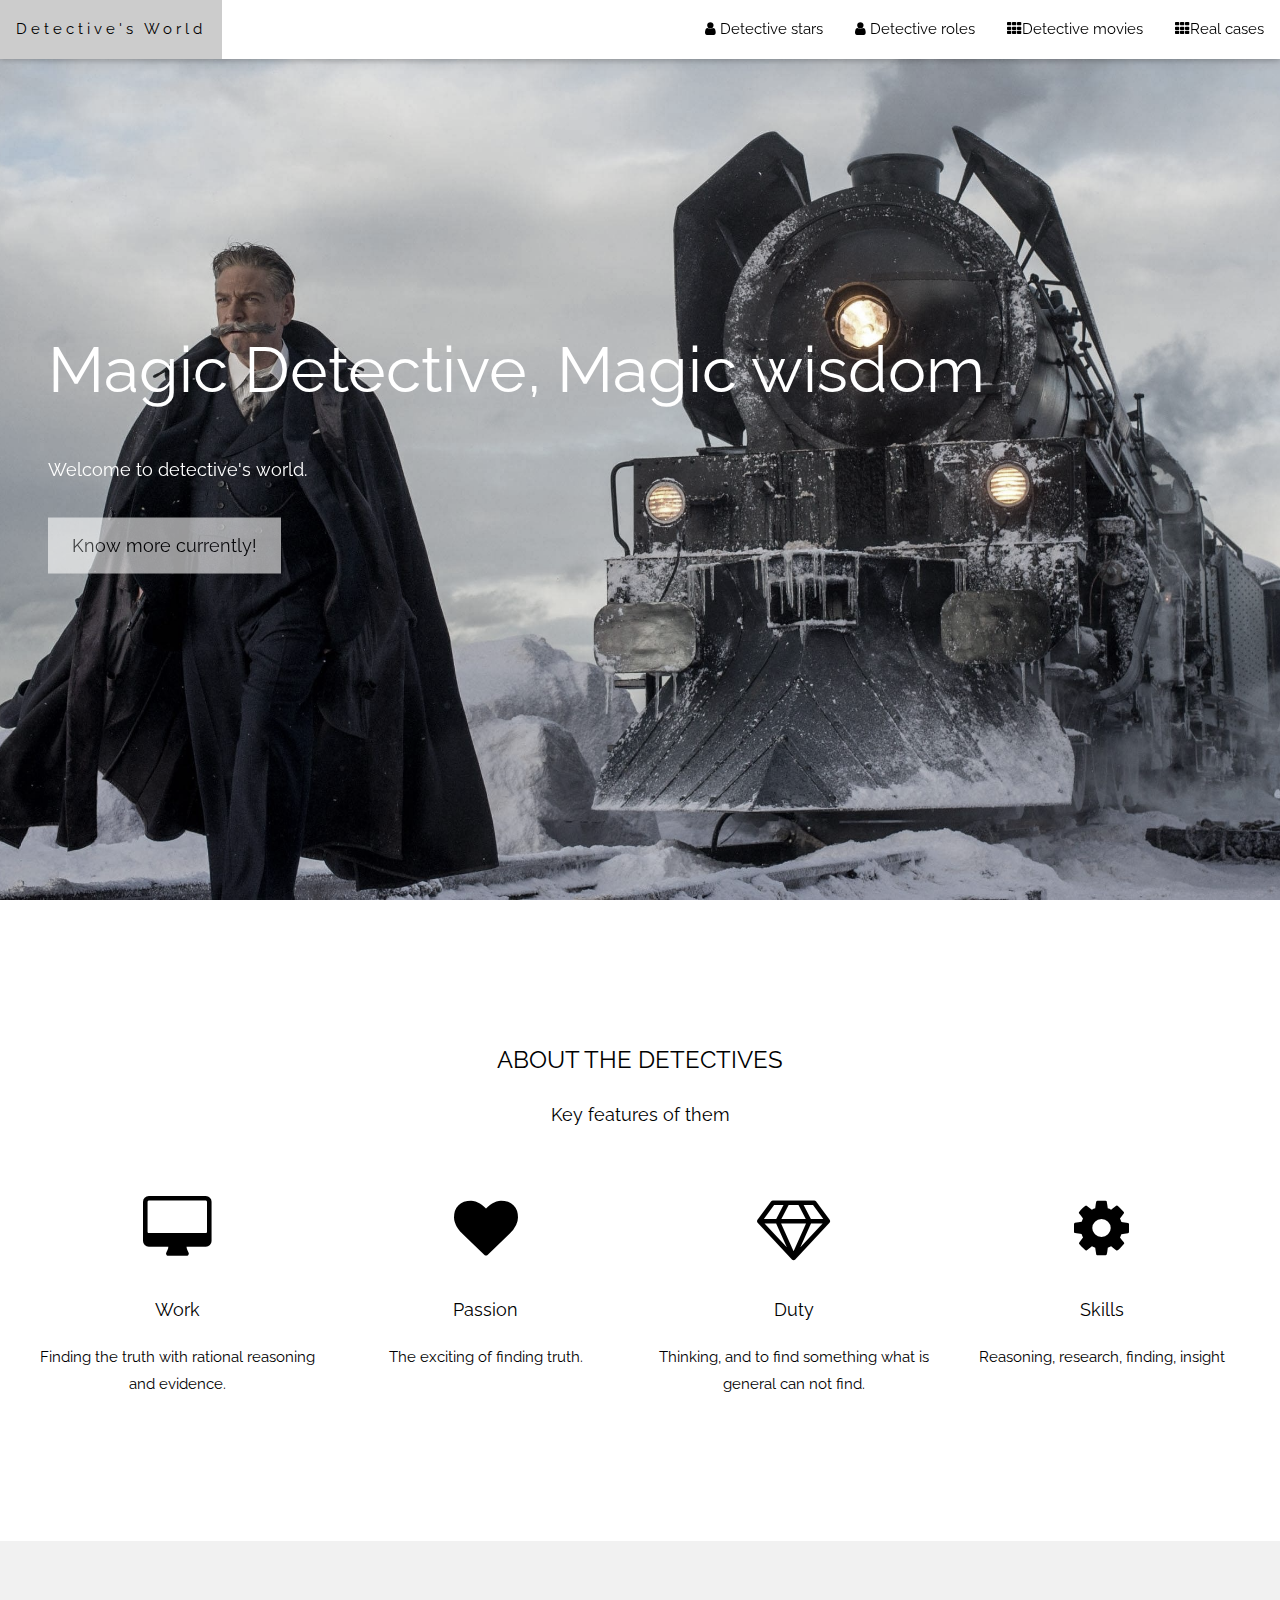
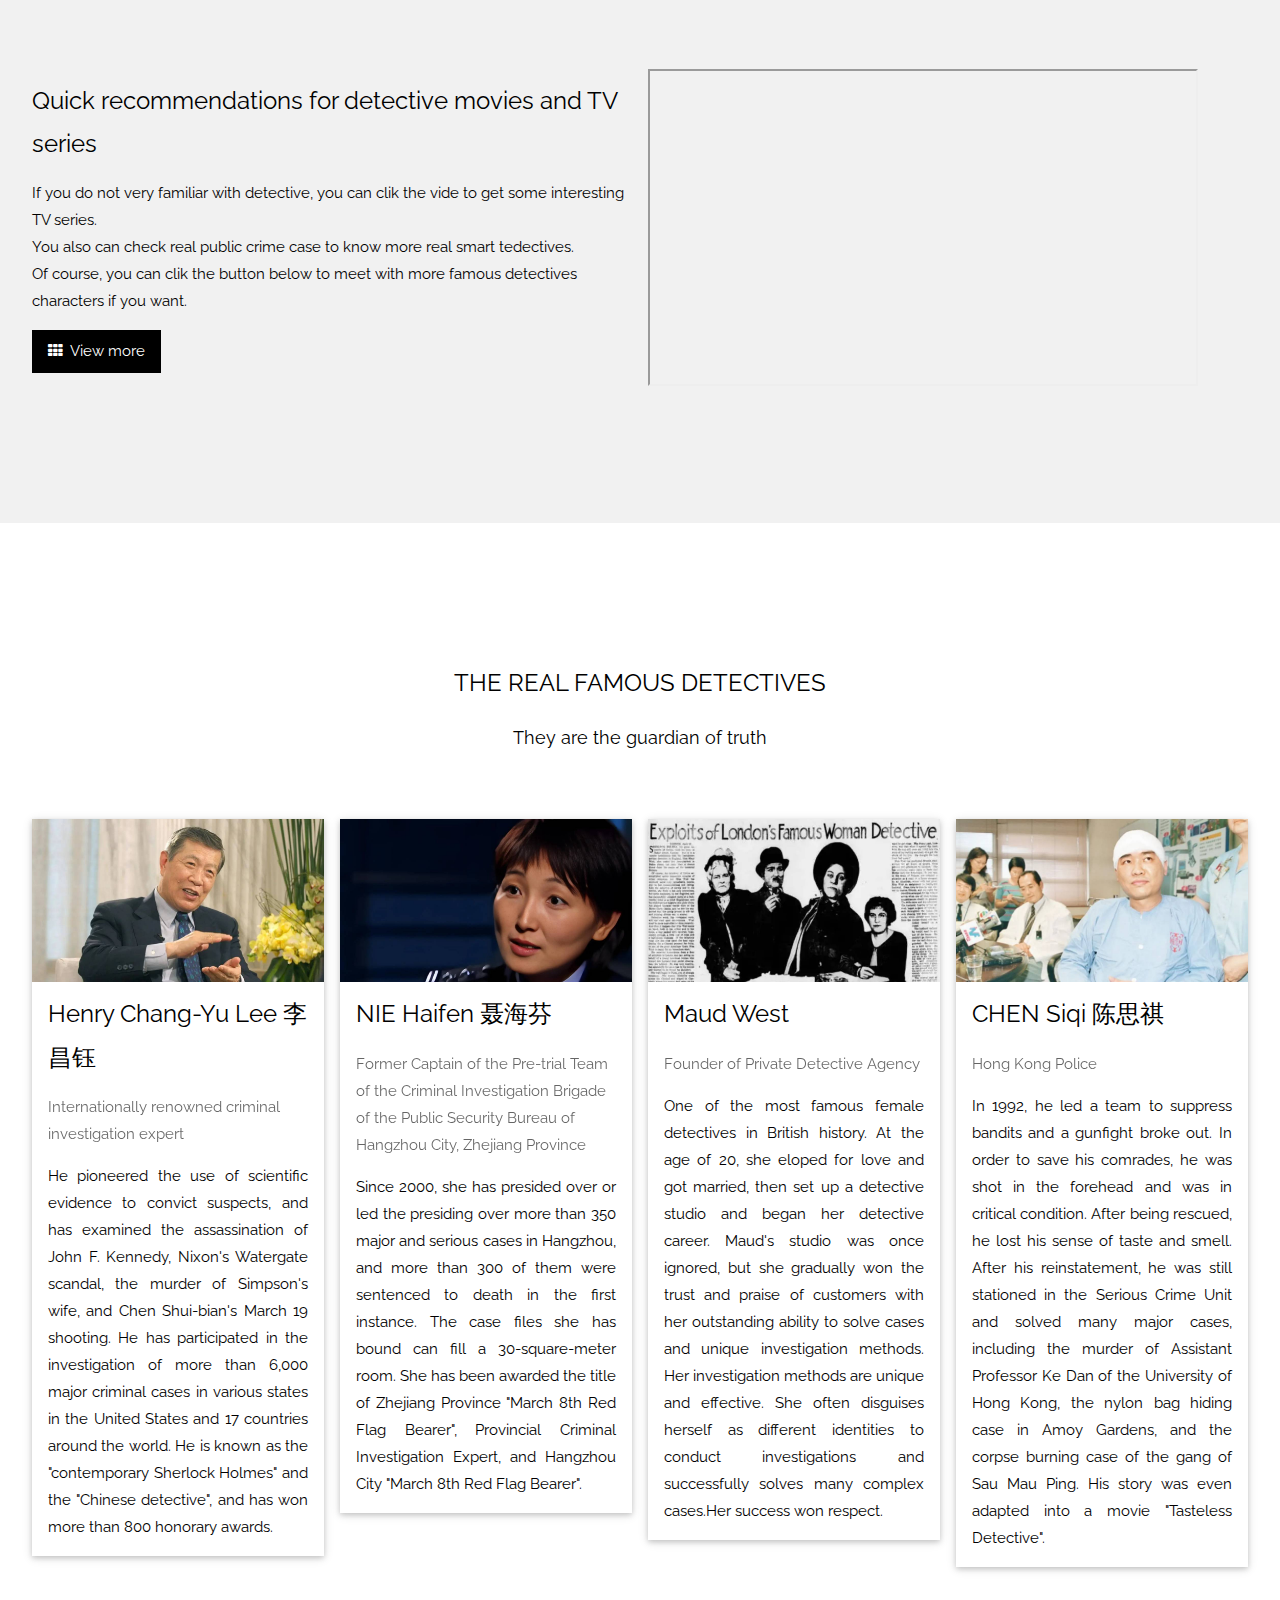
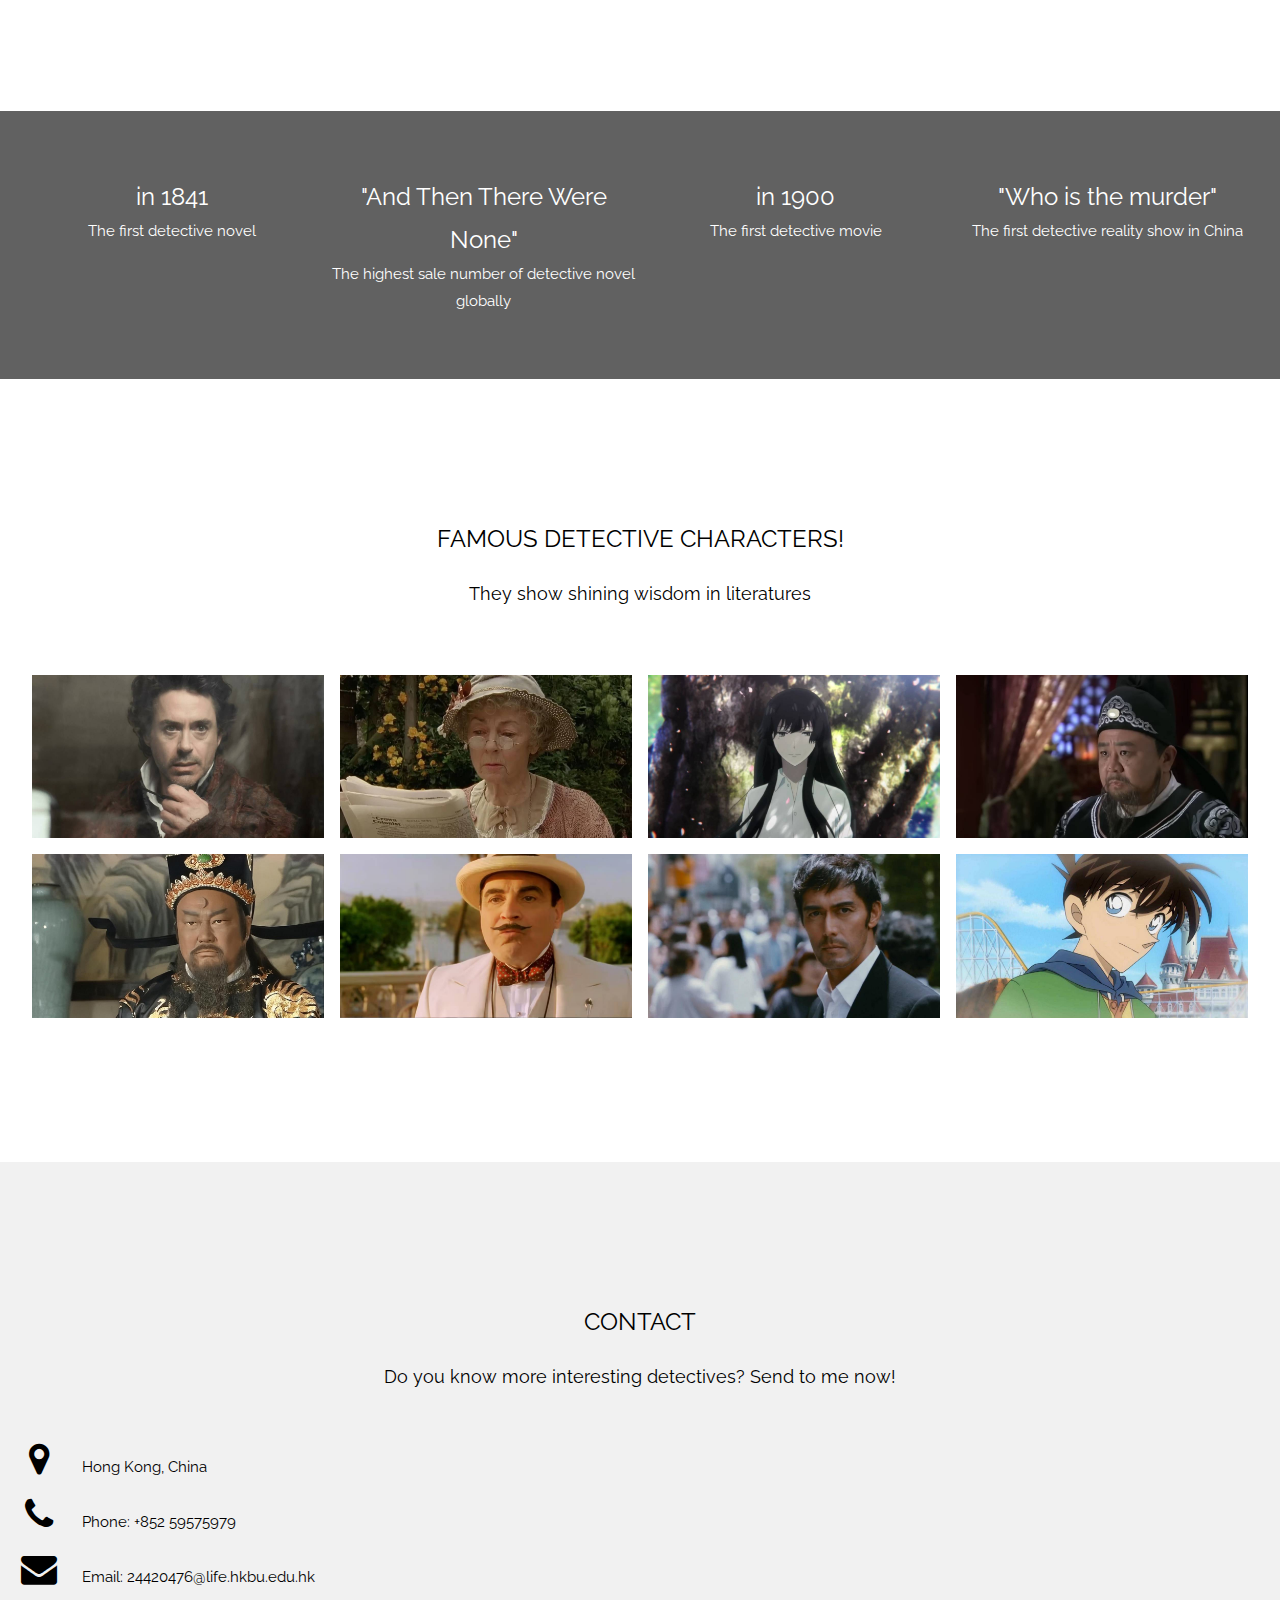
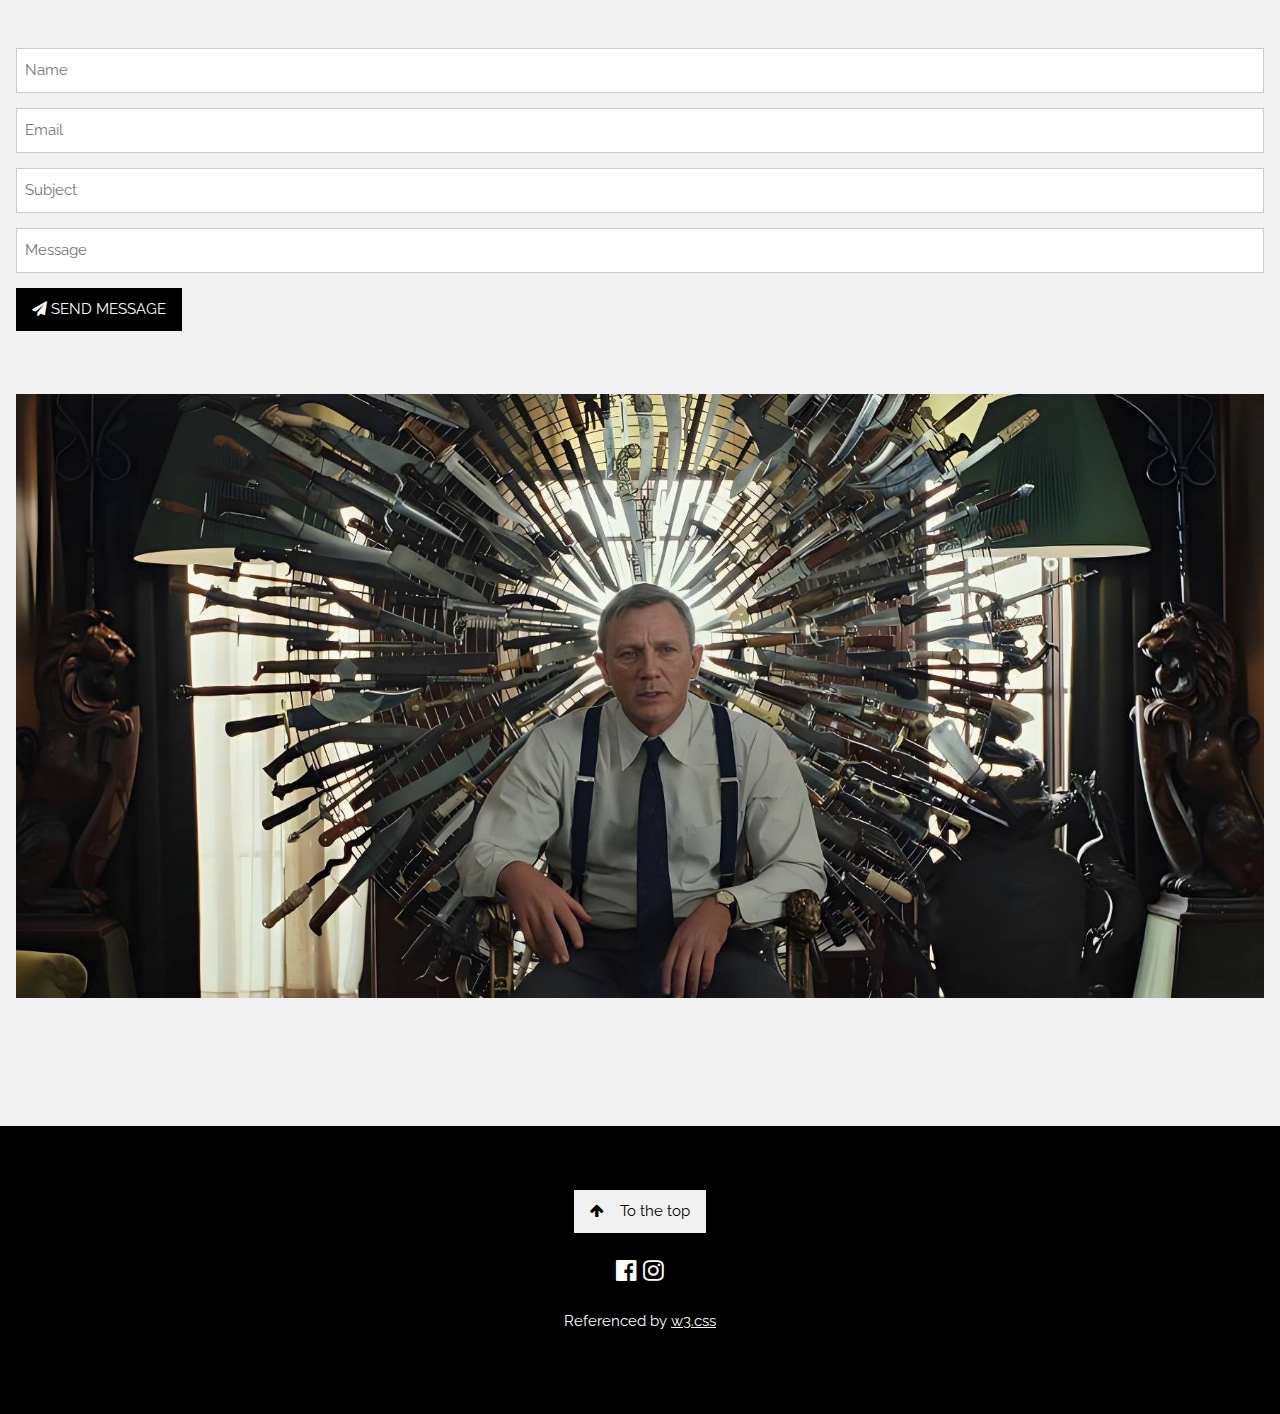
<file: index.html>
<!DOCTYPE html>
<html>
<head>
<title>Detective World</title>
<meta charset="UTF-8">
<meta name="viewport" content="width=device-width, initial-scale=1">
<link rel="stylesheet" href="https://www.w3schools.com/w3css/4/w3.css">
<link rel="stylesheet" href="https://fonts.googleapis.com/css?family=Raleway">
<link rel="stylesheet" href="https://cdnjs.cloudflare.com/ajax/libs/font-awesome/4.7.0/css/font-awesome.min.css">
<style>
body,h1,h2,h3,h4,h5,h6 {font-family: "Raleway", sans-serif}

body, html {
  height: 100%;
  line-height: 1.8;
}

/* Full height image header */
.bgimg-1 {
  background-position: center;
  background-size: cover;
  background-image: url("bg.jpeg");
  min-height: 100%;
}

.w3-bar .w3-button {
  padding: 16px;
}
</style>
</head>
<body>

<!-- Navbar (sit on top) -->
<div class="w3-top">
  <div class="w3-bar w3-white w3-card" id="myNavbar">
    <a href="#home" class="w3-bar-item w3-button w3-wide">Detective's World</a>
    <!-- Right-sided navbar links -->
    <div class="w3-right w3-hide-small">
      <a href="#team" class="w3-bar-item w3-button"><i class="fa fa-user"></i> Detective stars</a>
      <a href="#work" class="w3-bar-item w3-button"><i class="fa fa-user"></i> Detective roles</a>
      <a href="Detective movies.html" class="w3-bar-item w3-button"><i class="fa fa-th"></i>Detective movies</a>
      <a href="Real cases.html" class="w3-bar-item w3-button"><i class="fa fa-th"></i>Real cases</a>
    </div>
    <!-- Hide right-floated links on small screens and replace them with a menu icon -->

    <a href="javascript:void(0)" class="w3-bar-item w3-button w3-right w3-hide-large w3-hide-medium" onclick="w3_open()">
      <i class="fa fa-bars"></i>
    </a>
  </div>
</div>

<!-- Sidebar on small screens when clicking the menu icon -->
<nav class="w3-sidebar w3-bar-block w3-black w3-card w3-animate-left w3-hide-medium w3-hide-large" style="display:none" id="mySidebar">
  <a href="javascript:void(0)" onclick="w3_close()" class="w3-bar-item w3-button w3-large w3-padding-16">Close ×</a>
  <a href="#team" onclick="w3_close()" class="w3-bar-item w3-button">Detective stars</a>
  <a href="#work" onclick="w3_close()" class="w3-bar-item w3-button">Detective roles</a>
  <a href="Detective movies.html"  onclick="w3_close()" class="w3-bar-item w3-button">Detective movies</a>
  <a href="Real cases.html" onclick="w3_close()" class="w3-bar-item w3-button">Real cases</a>
</nav>

<!-- Header with full-height image -->
<header class="bgimg-1 w3-display-container w3-grayscale-min" id="home">
  <div class="w3-display-left w3-text-white" style="padding:48px">
    <span class="w3-jumbo w3-hide-small">Magic Detective, Magic wisdom</span><br>
    <span class="w3-xxlarge w3-hide-large w3-hide-medium">Magic Detective, Magic Wisdom</span><br>
    <span class="w3-large">Welcome to detective's world.</span>
    <p><a href="#about" class="w3-button w3-white w3-padding-large w3-large w3-margin-top w3-opacity w3-hover-opacity-off">Know more currently!</a></p>
  </div> 
</header>

<!-- About Section -->
<div class="w3-container" style="padding:128px 16px" id="about">
  <h3 class="w3-center">ABOUT THE DETECTIVES</h3>
  <p class="w3-center w3-large">Key features of them</p>
  <div class="w3-row-padding w3-center" style="margin-top:64px">
    <div class="w3-quarter">
      <i class="fa fa-desktop w3-margin-bottom w3-jumbo w3-center"></i>
      <p class="w3-large">Work</p>
      <p>Finding the truth with rational reasoning and evidence.</p>
    </div>
    <div class="w3-quarter">
      <i class="fa fa-heart w3-margin-bottom w3-jumbo"></i>
      <p class="w3-large">Passion</p>
      <p>The exciting of finding truth.</p>
    </div>
    <div class="w3-quarter">
      <i class="fa fa-diamond w3-margin-bottom w3-jumbo"></i>
      <p class="w3-large">Duty</p>
      <p>Thinking, and to find something what is general can not find.</p>
    </div>
    <div class="w3-quarter">
      <i class="fa fa-cog w3-margin-bottom w3-jumbo"></i>
      <p class="w3-large">Skills</p>
      <p>Reasoning, research, finding, insight</p>
    </div>
  </div>
</div>

<!-- Promo Section - "We know design" -->
<div class="w3-container w3-light-grey" style="padding:128px 16px">
  <div class="w3-row-padding">
    <div class="w3-col m6">
      <h3>Quick recommendations for detective movies and TV series</h3>
      <p>If you do not very familiar with detective, you can clik the vide to get some interesting TV series.
        <br>You also can check real public crime case to know more real smart tedectives.
        <br>Of course, you can clik the button below to meet with more famous detectives characters if you want. </p>
      <p><a href="#work" class="w3-button w3-black"><i class="fa fa-th"> </i> View more</a></p>
    </div>
    <div class="w3-col m6">
      <iframe 
      width="550" 
      height="317" 
      src="https://www.youtube.com/embed/0e1p4psduzk" 
      ></iframe>
    </div>
  </div>
</div>

<!-- Team Section -->
<div class="w3-container" style="padding:128px 16px" id="team">
  <h3 class="w3-center">THE REAL FAMOUS DETECTIVES</h3>
  <p class="w3-center w3-large">They are the guardian of truth</p>
  <div class="w3-row-padding" style="margin-top:64px">
    <div class="w3-col l3 m6 w3-margin-bottom">
      <div class="w3-card">
        <img src="lichangyu.jpg" alt="John" style="width:100%">
        <div class="w3-container" >
          <h3>Henry Chang-Yu Lee 李昌钰</h3>
          <p class="w3-opacity" >Internationally renowned criminal investigation expert</p>
          <p style="text-align: justify;">He pioneered the use of scientific evidence to convict suspects, and has examined the 
            assassination of John F. Kennedy, Nixon's Watergate scandal, the murder of Simpson's wife, 
            and Chen Shui-bian's March 19 shooting. He has participated in the investigation of more than 6,000 major 
            criminal cases in various states in the United States and 17 countries around the world. He is known as the "contemporary 
            Sherlock Holmes" and the "Chinese detective", and has won more than 800 honorary awards.</p>
        </div>
      </div>
    </div>
    <div class="w3-col l3 m6 w3-margin-bottom">
      <div class="w3-card">
        <img src="neihaifeng.jpg" alt="Jane" style="width:100%">
        <div class="w3-container">
          <h3>NIE Haifen 聂海芬</h3>
          <p class="w3-opacity">Former Captain of the Pre-trial Team of the Criminal Investigation 
            Brigade of the Public Security Bureau of Hangzhou City, Zhejiang Province</p>
          <p style="text-align: justify;">Since 2000, she has presided over or led the presiding over more than 350 major and serious cases in Hangzhou, 
            and more than 300 of them were sentenced to death in the first instance. 
            The case files she has bound can fill a 30-square-meter room. She has been awarded the title of Zhejiang Province 
            "March 8th Red Flag Bearer", Provincial Criminal Investigation Expert, and Hangzhou City "March 8th Red Flag Bearer".</p>
        </div>
      </div>
    </div>
    <div class="w3-col l3 m6 w3-margin-bottom">
      <div class="w3-card">
        <img src="west.jpg" alt="Mike" style="width:100%">
        <div class="w3-container">
          <h3>Maud West</h3>
          <p class="w3-opacity">Founder of Private Detective Agency</p>
          <p style="text-align: justify;">One of the most famous female detectives in British history.
            At the age of 20, she eloped for love and got married, then set up a detective studio and began her detective career. Maud's studio was once ignored, 
            but she gradually won the trust and praise of customers with her outstanding ability to solve cases and unique investigation methods. 
            Her investigation methods are unique and effective. She often disguises herself as different identities to conduct investigations and 
            successfully solves many complex cases.Her success won respect.</p>
        </div>
      </div>
    </div>
    <div class="w3-col l3 m6 w3-margin-bottom">
      <div class="w3-card">
        <img src="chengsiqi.jpg" alt="Dan" style="width:100%">
        <div class="w3-container">
          <h3>CHEN Siqi 陈思祺</h3>
          <p class="w3-opacity">Hong Kong Police</p>
          <p style="text-align: justify;">In 1992, he led a team to suppress bandits and a gunfight broke out. In order to save his comrades, 
            he was shot in the forehead and was in critical condition. After being rescued, 
            he lost his sense of taste and smell. After his reinstatement, he was still stationed in the Serious Crime Unit and 
            solved many major cases, including the murder of Assistant Professor Ke Dan of the University of Hong Kong, 
            the nylon bag hiding case in Amoy Gardens, 
            and the corpse burning case of the gang of Sau Mau Ping. His story was even adapted into a movie "Tasteless Detective".</p>
        </div>
      </div>
    </div>
  </div>
</div>

<!-- Promo Section "Statistics" -->
<div class="w3-container w3-row w3-center w3-dark-grey w3-padding-64">
  <div class="w3-quarter">
    <span class="w3-xlarge">in 1841</span>
    <br>The first detective novel
  </div>
  <div class="w3-quarter">
    <span class="w3-xlarge">"And Then There Were None"</span>
    <br>The highest sale number of detective novel globally
  </div>
  <div class="w3-quarter">
    <span class="w3-xlarge">in 1900</span>
    <br>The first detective movie
  </div>
  <div class="w3-quarter">
    <span class="w3-xlarge">"Who is the murder"</span>
    <br>The first detective reality show in China
  </div>
</div>

<!-- Work Section -->
<div class="w3-container" style="padding:128px 16px" id="work">
  <h3 class="w3-center">FAMOUS DETECTIVE CHARACTERS!</h3>
  <p class="w3-center w3-large">They show shining wisdom in literatures</p>

  <div class="w3-row-padding" style="margin-top:64px">
    <div class="w3-col l3 m6">
      <img src="fuermosi.jpg" style="width:100%" onclick="onClick(this)" class="w3-hover-opacity" alt="Sherlock Holmes">
    </div>
    <div class="w3-col l3 m6">
      <img src="mapuer.jpg" style="width:100%" onclick="onClick(this)" class="w3-hover-opacity" alt="Miss Marple">
    </div>
    <div class="w3-col l3 m6">
      <img src="jiutiao.jpg" style="width:100%" onclick="onClick(this)" class="w3-hover-opacity" alt="Kujou Sakurako ">
    </div>
    <div class="w3-col l3 m6">
      <img src="direnjie.jpg" style="width:100%" onclick="onClick(this)" class="w3-hover-opacity" alt="Detective Di Renjie">
    </div>
  </div>

  <div class="w3-row-padding w3-section">
    <div class="w3-col l3 m6">
      <img src="baozheng.jpeg" style="width:100%" onclick="onClick(this)" class="w3-hover-opacity" alt="Lord Bao Zheng">
    </div>
    <div class="w3-col l3 m6">
      <img src="polo.jpg" style="width:100%" onclick="onClick(this)" class="w3-hover-opacity" alt="Hercule Poirot">
    </div>
    <div class="w3-col l3 m6">
      <img src="jiahe.jpg" style="width:100%" onclick="onClick(this)" class="w3-hover-opacity" alt="Kaga Gongichiro">
    </div>
    <div class="w3-col l3 m6">
      <img src="gongteng.jpg" style="width:100%" onclick="onClick(this)" class="w3-hover-opacity" alt="Kudo Shinichi">
    </div>
  </div>
</div>

<div id="modal01" class="w3-modal w3-black" onclick="this.style.display='none'">
  <span class="w3-button w3-xxlarge w3-black w3-padding-large w3-display-topright" title="Close Modal Image">×</span>
  <div class="w3-modal-content w3-animate-zoom w3-center w3-transparent w3-padding-64">
    <img id="img01" class="w3-image">
    <p id="caption" class="w3-opacity w3-large"></p>
  </div>
</div>

<div class="w3-container w3-light-grey" style="padding:128px 16px" id="contact">
  <h3 class="w3-center">CONTACT</h3>
  <p class="w3-center w3-large">Do you know more interesting detectives? Send to me now! </p>
  <div style="margin-top:48px">
    <p><i class="fa fa-map-marker fa-fw w3-xxlarge w3-margin-right"></i> Hong Kong, China </p>
    <p><i class="fa fa-phone fa-fw w3-xxlarge w3-margin-right"></i> Phone: +852 59575979 </p>
    <p><i class="fa fa-envelope fa-fw w3-xxlarge w3-margin-right"> </i> Email: 24420476@life.hkbu.edu.hk</p>
    <br>
    <form action="/action_page.php" target="_blank">
      <p><input class="w3-input w3-border" type="text" placeholder="Name" required name="Name"></p>
      <p><input class="w3-input w3-border" type="text" placeholder="Email" required name="Email"></p>
      <p><input class="w3-input w3-border" type="text" placeholder="Subject" required name="Subject"></p>
      <p><input class="w3-input w3-border" type="text" placeholder="Message" required name="Message"></p>
      <p>
        <button class="w3-button w3-black" type="submit">
          <i class="fa fa-paper-plane"></i> SEND MESSAGE
        </button>
      </p>
    </form>
   
    <img src="liren.jpg" style="width:100%;margin-top:48px">
  </div>
</div>

<footer class="w3-center w3-black w3-padding-64">
  <a href="#home" class="w3-button w3-light-grey"><i class="fa fa-arrow-up w3-margin-right"></i>To the top</a>
  <div class="w3-xlarge w3-section">
    <i class="fa fa-facebook-official w3-hover-opacity"></i>
    <i class="fa fa-instagram w3-hover-opacity"></i>
  </div>
  <p>Referenced by <a href="https://www.w3schools.com/w3css/default.asp" title="W3.CSS" target="_blank" class="w3-hover-text-green">w3.css</a></p>
</footer>
 
<script>

function onClick(element) {
  document.getElementById("img01").src = element.src;
  document.getElementById("modal01").style.display = "block";
  var captionText = document.getElementById("caption");
  captionText.innerHTML = element.alt;
}

var mySidebar = document.getElementById("mySidebar");

function w3_open() {
  if (mySidebar.style.display === 'block') {
    mySidebar.style.display = 'none';
  } else {
    mySidebar.style.display = 'block';
  }
}

// Close the sidebar with the close button
function w3_close() {
    mySidebar.style.display = "none";
}
</script>

</body>
</html>
</file>
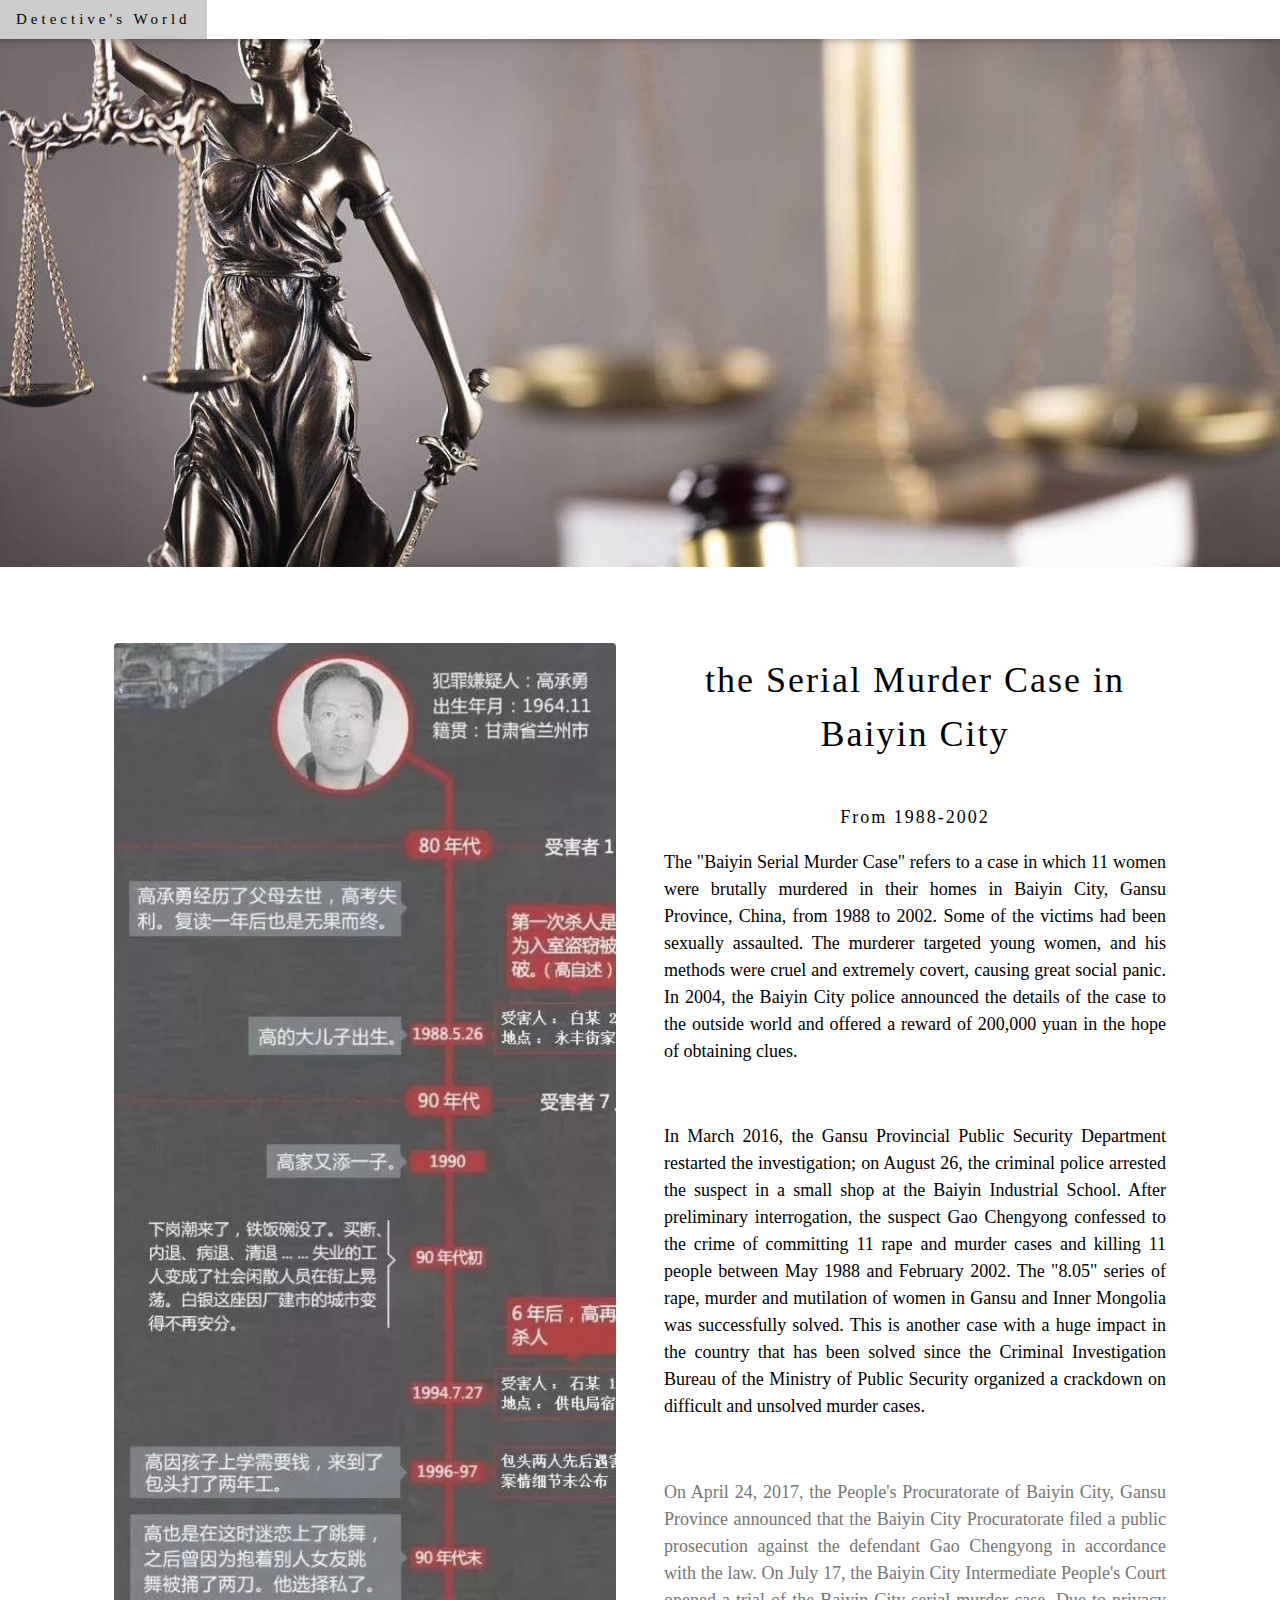
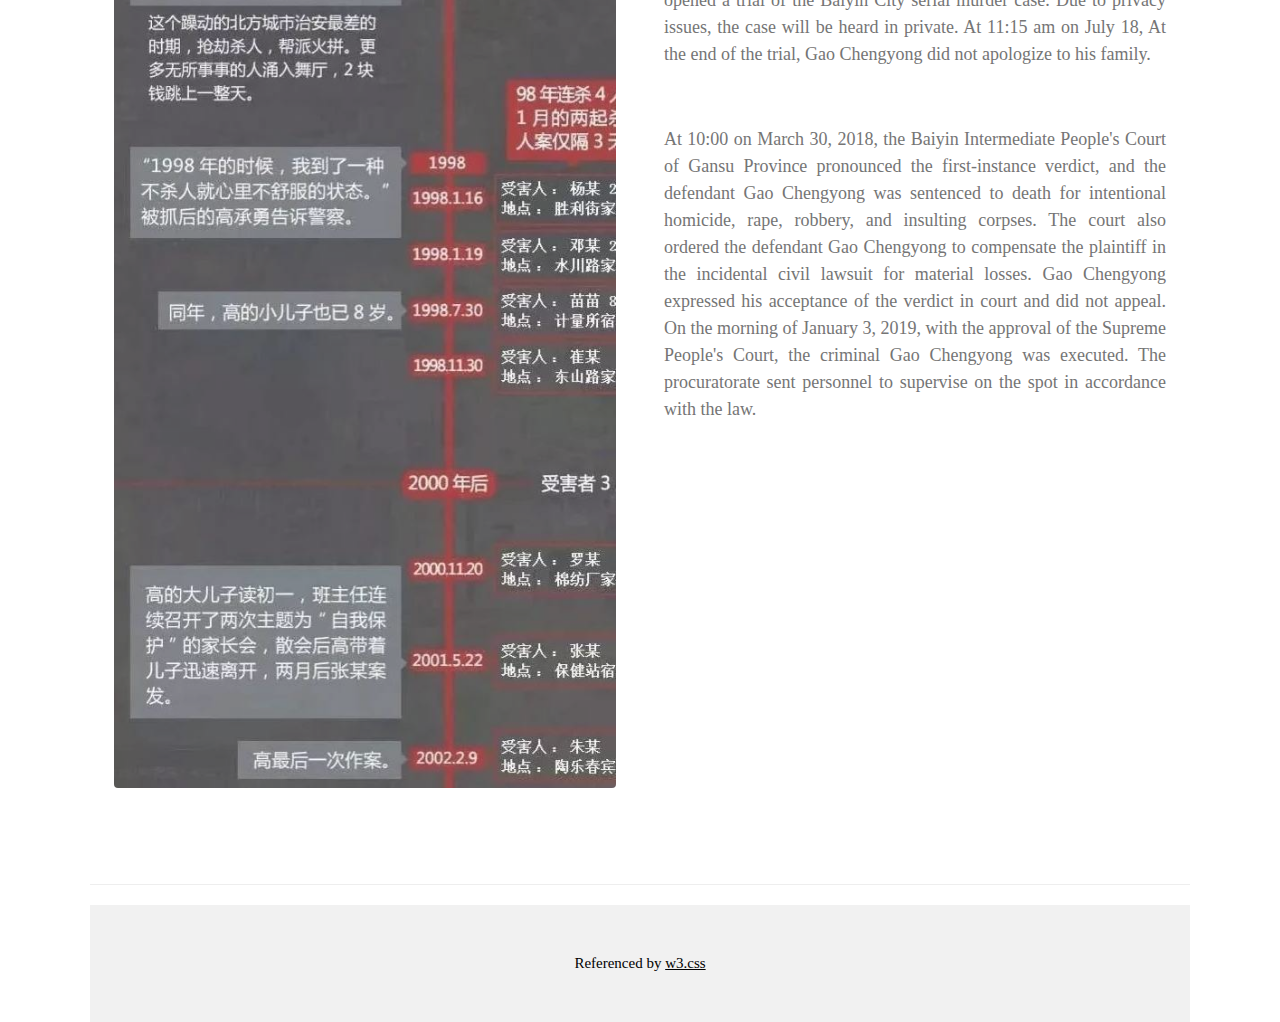
<file: read more.html>
<!DOCTYPE html>
<html>
<head>
<title>Detective World 3-1</title>
<meta charset="UTF-8">
<meta name="viewport" content="width=device-width, initial-scale=1">
<link rel="stylesheet" href="https://www.w3schools.com/w3css/4/w3.css">
<style>
body {font-family: "Raleway", Georgia, Serif;}
h1, h2, h3, h4, h5, h6 {
  font-family: "Raleway";
  letter-spacing: 2px;
}
</style>
</head>
<body>

  <!-- Navbar (sit on top) -->
<div class="w3-top">
  <div class="w3-bar w3-white w3-card" id="myNavbar">
    <a href="index.html" class="w3-bar-item w3-button w3-wide">Detective's World</a>
  </div>
</div>

<!-- Header -->
<header class="w3-display-container w3-content w3-wide" style="max-width:1600px;min-width:500px" id="home">
  <img class="w3-image" src="law.jpg" alt="Hamburger Catering" width="1600" height="800">
  <div class="w3-display-bottomleft w3-padding-large w3-opacity">
  </div>
</header>

<!-- Page content -->
<div class="w3-content" style="max-width:1100px">

  <!-- About Section -->
  <div class="w3-row w3-padding-64" id="about">
    <div class="w3-col m6 w3-padding-large w3-hide-small">
     <img src="timeline.jpg" class="w3-round w3-image w3-opacity-min" alt="Table Setting" width="600" height="750">
    </div>

    <div class="w3-col m6 w3-padding-large">
      <h1 class="w3-center">the Serial Murder Case in Baiyin City</h1><br>
      <h5 class="w3-center">From 1988-2002</h5>
      <p class="w3-large" style="text-align: justify;">
        The "Baiyin Serial Murder Case" refers to a case in which 11 women were brutally murdered in their homes in Baiyin City, 
        Gansu Province, China, from 1988 to 2002. Some of the victims had been sexually assaulted. 
        The murderer targeted young women, and his methods were cruel and extremely covert, causing great social panic. 
        In 2004, the Baiyin City police announced the details of the case to the outside world and offered a reward of 200,000 yuan in 
        the hope of obtaining clues.</p>
      <br><p class="w3-large" style="text-align: justify;">
        In March 2016, the Gansu Provincial Public Security Department restarted the investigation; 
        on August 26, the criminal police arrested the suspect in a small shop at the Baiyin Industrial School. 
        After preliminary interrogation, the suspect Gao Chengyong confessed to the crime of committing 11 rape and murder cases and 
        killing 11 people between May 1988 and February 2002. The "8.05" series of rape, murder and mutilation of women in Gansu and 
        Inner Mongolia was successfully solved. This is another case with a huge impact in the country that has been solved since the 
        Criminal Investigation Bureau of the Ministry of Public Security organized a crackdown on difficult and unsolved murder cases.</p>
      <br><p class="w3-large w3-text-grey w3-hide-medium" style="text-align: justify;">On April 24, 2017, the People's Procuratorate of 
        Baiyin City, Gansu Province announced that the Baiyin City Procuratorate filed a public prosecution against the defendant 
        Gao Chengyong in accordance with the law. On July 17, the Baiyin City Intermediate People's Court opened a trial of the 
        Baiyin City serial murder case. Due to privacy issues, the case will be heard in private. At 11:15 am on July 18, 
        At the end of the trial, Gao Chengyong did not apologize to his family.</p>
      <br><p class="w3-large w3-text-grey w3-hide-medium" style="text-align: justify;">At 10:00 on March 30, 2018, the Baiyin Intermediate 
        People's Court of Gansu Province pronounced the first-instance verdict, and the defendant Gao Chengyong was sentenced to death 
        for intentional homicide, rape, robbery, and insulting corpses. The court also ordered the defendant Gao Chengyong to compensate 
        the plaintiff in the incidental civil lawsuit for material losses. Gao Chengyong expressed his acceptance of the verdict in court 
        and did not appeal. On the morning of January 3, 2019, with the approval of the Supreme People's Court, the criminal Gao Chengyong 
        was executed. The procuratorate sent personnel to supervise on the spot in accordance with the law.</p>
          
    </div>
  </div>
  
  <hr>
  
<!-- Footer -->
<footer class="w3-center w3-light-grey w3-padding-32">
  <p>Referenced by <a href="https://www.w3schools.com/w3css/default.asp" title="W3.CSS" target="_blank" class="w3-hover-text-green">w3.css</a></p>
</footer>

</body>
</html>
</file>
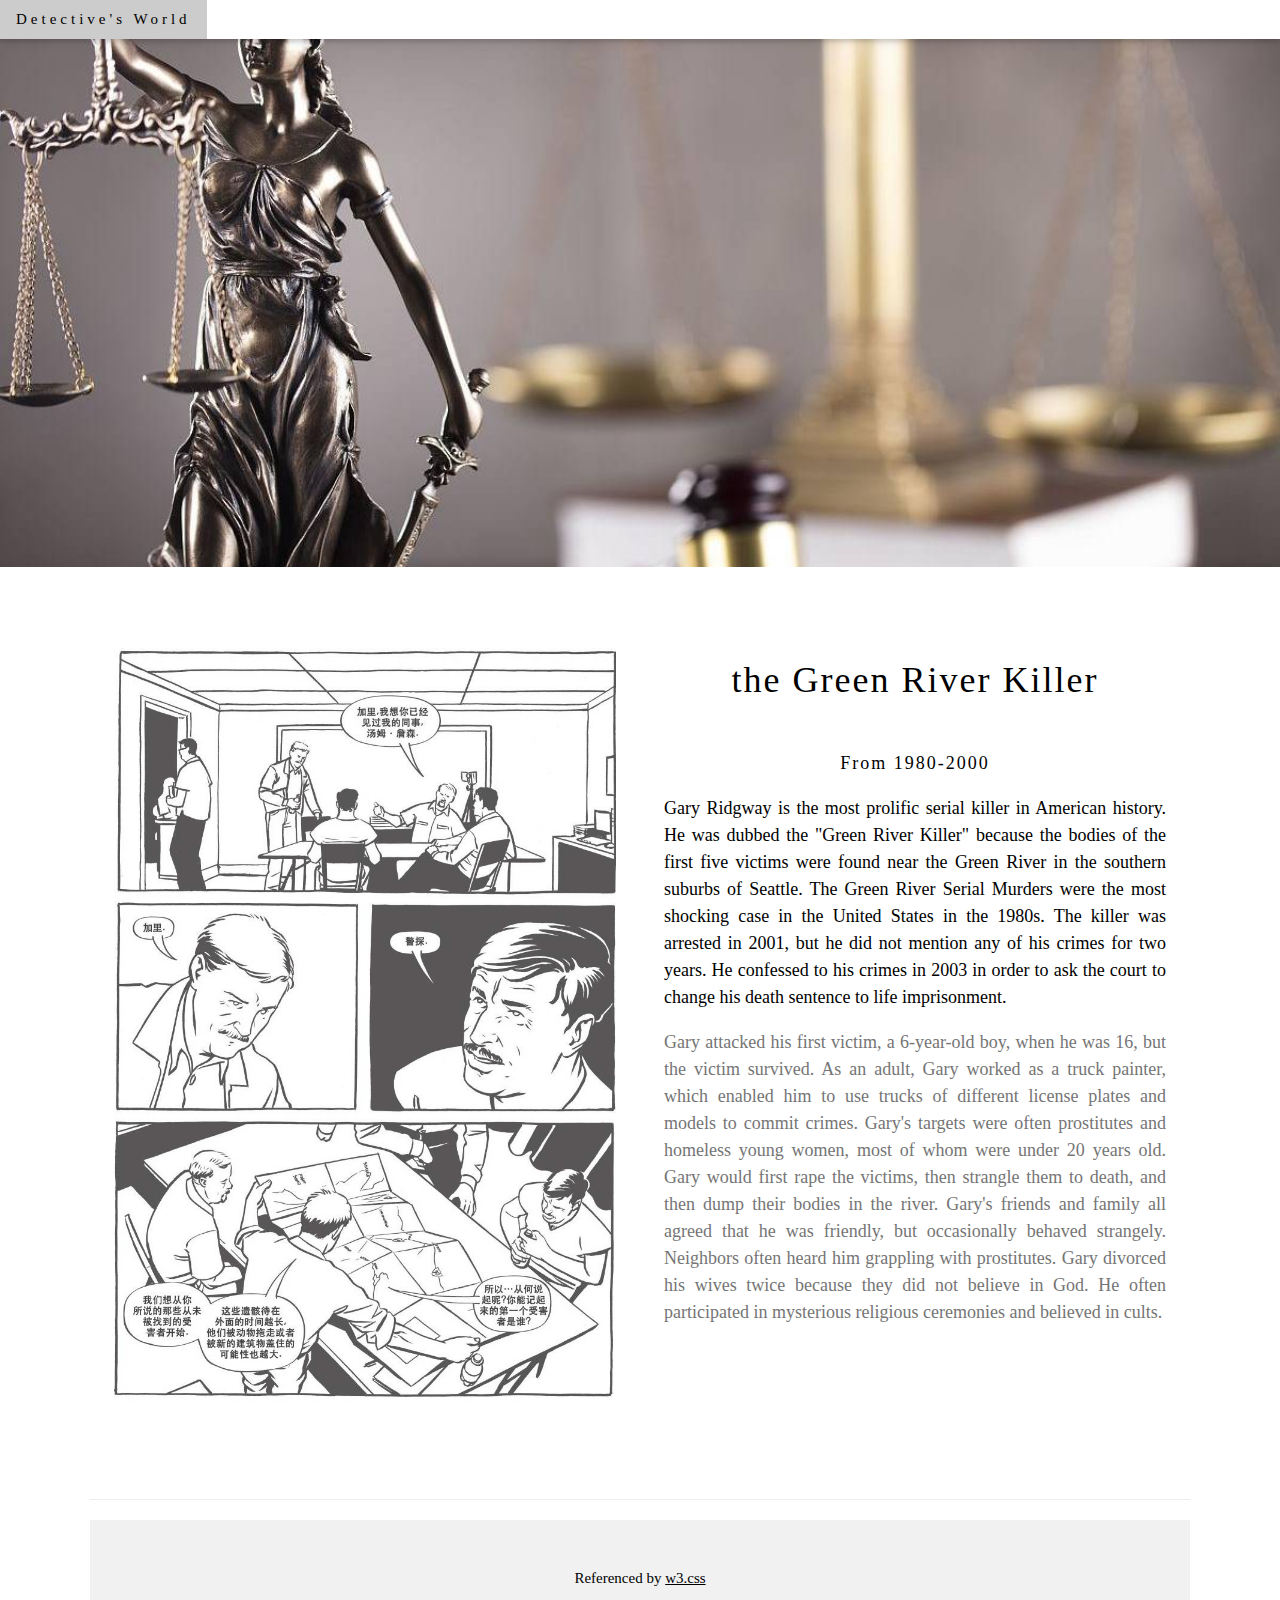
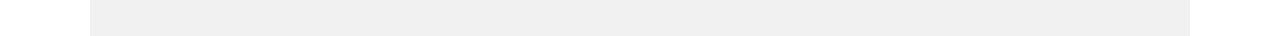
<file: read more2.html>
<!DOCTYPE html>
<html>
<head>
<title>Detective World 3-2</title>
<meta charset="UTF-8">
<meta name="viewport" content="width=device-width, initial-scale=1">
<link rel="stylesheet" href="https://www.w3schools.com/w3css/4/w3.css">
<style>
body {font-family: "Raleway", Georgia, Serif;}
h1, h2, h3, h4, h5, h6 {
  font-family: "Raleway";
  letter-spacing: 2px;
}
</style>
</head>
<body>

  <!-- Navbar (sit on top) -->
<div class="w3-top">
  <div class="w3-bar w3-white w3-card" id="myNavbar">
    <a href="index.html" class="w3-bar-item w3-button w3-wide">Detective's World</a>
  </div>
</div>

<!-- Header -->
<header class="w3-display-container w3-content w3-wide" style="max-width:1600px;min-width:500px" id="home">
    <img class="w3-image" src="law.jpg" alt="Hamburger Catering" width="1600" height="800">
    <div class="w3-display-bottomleft w3-padding-large w3-opacity">
    </div>
  </header>

<!-- Page content -->
<div class="w3-content" style="max-width:1100px">

  <!-- About Section -->
  <div class="w3-row w3-padding-64" id="about">
    <div class="w3-col m6 w3-padding-large w3-hide-small">
     <img src="comic.jpg" class="w3-round w3-image w3-opacity-min" alt="Table Setting" width="600" height="750">
    </div>

    <div class="w3-col m6 w3-padding-large">
      <h1 class="w3-center">the Green River Killer</h1><br>
      <h5 class="w3-center">From 1980-2000</h5>
      <p class="w3-large" style="text-align: justify;">Gary Ridgway is the most prolific serial killer in American history.
        He was dubbed the "Green River Killer" because the bodies of the first five victims were found near the Green River in the southern 
        suburbs of Seattle. The Green River Serial Murders were the most shocking case in the United States in the 1980s. 
        The killer was arrested in 2001, but he did not mention any of his crimes for two years. 
        He confessed to his crimes in 2003 in order to ask the court to change his death sentence to life imprisonment.</p>
      <p class="w3-large w3-text-grey w3-hide-medium" style="text-align: justify;">Gary attacked his first victim, a 6-year-old boy, 
        when he was 16, but the victim survived. As an adult, Gary worked as a truck painter, 
        which enabled him to use trucks of different license plates and models to commit crimes. Gary's targets were often prostitutes and 
        homeless young women, most of whom were under 20 years old. Gary would first rape the victims, then strangle them to death, 
        and then dump their bodies in the river. Gary's friends and family all agreed that he was friendly, but occasionally behaved strangely.
        Neighbors often heard him grappling with prostitutes. Gary divorced his wives twice because they did not believe in God. 
        He often participated in mysterious religious ceremonies and believed in cults.</p>
    </div>
  </div>
  
  <hr>
  
<!-- Footer -->
<footer class="w3-center w3-light-grey w3-padding-32">
  <p>Referenced by <a href="https://www.w3schools.com/w3css/default.asp" title="W3.CSS" target="_blank" class="w3-hover-text-green">w3.css</a></p>
</footer>

</body>
</html>
</file>
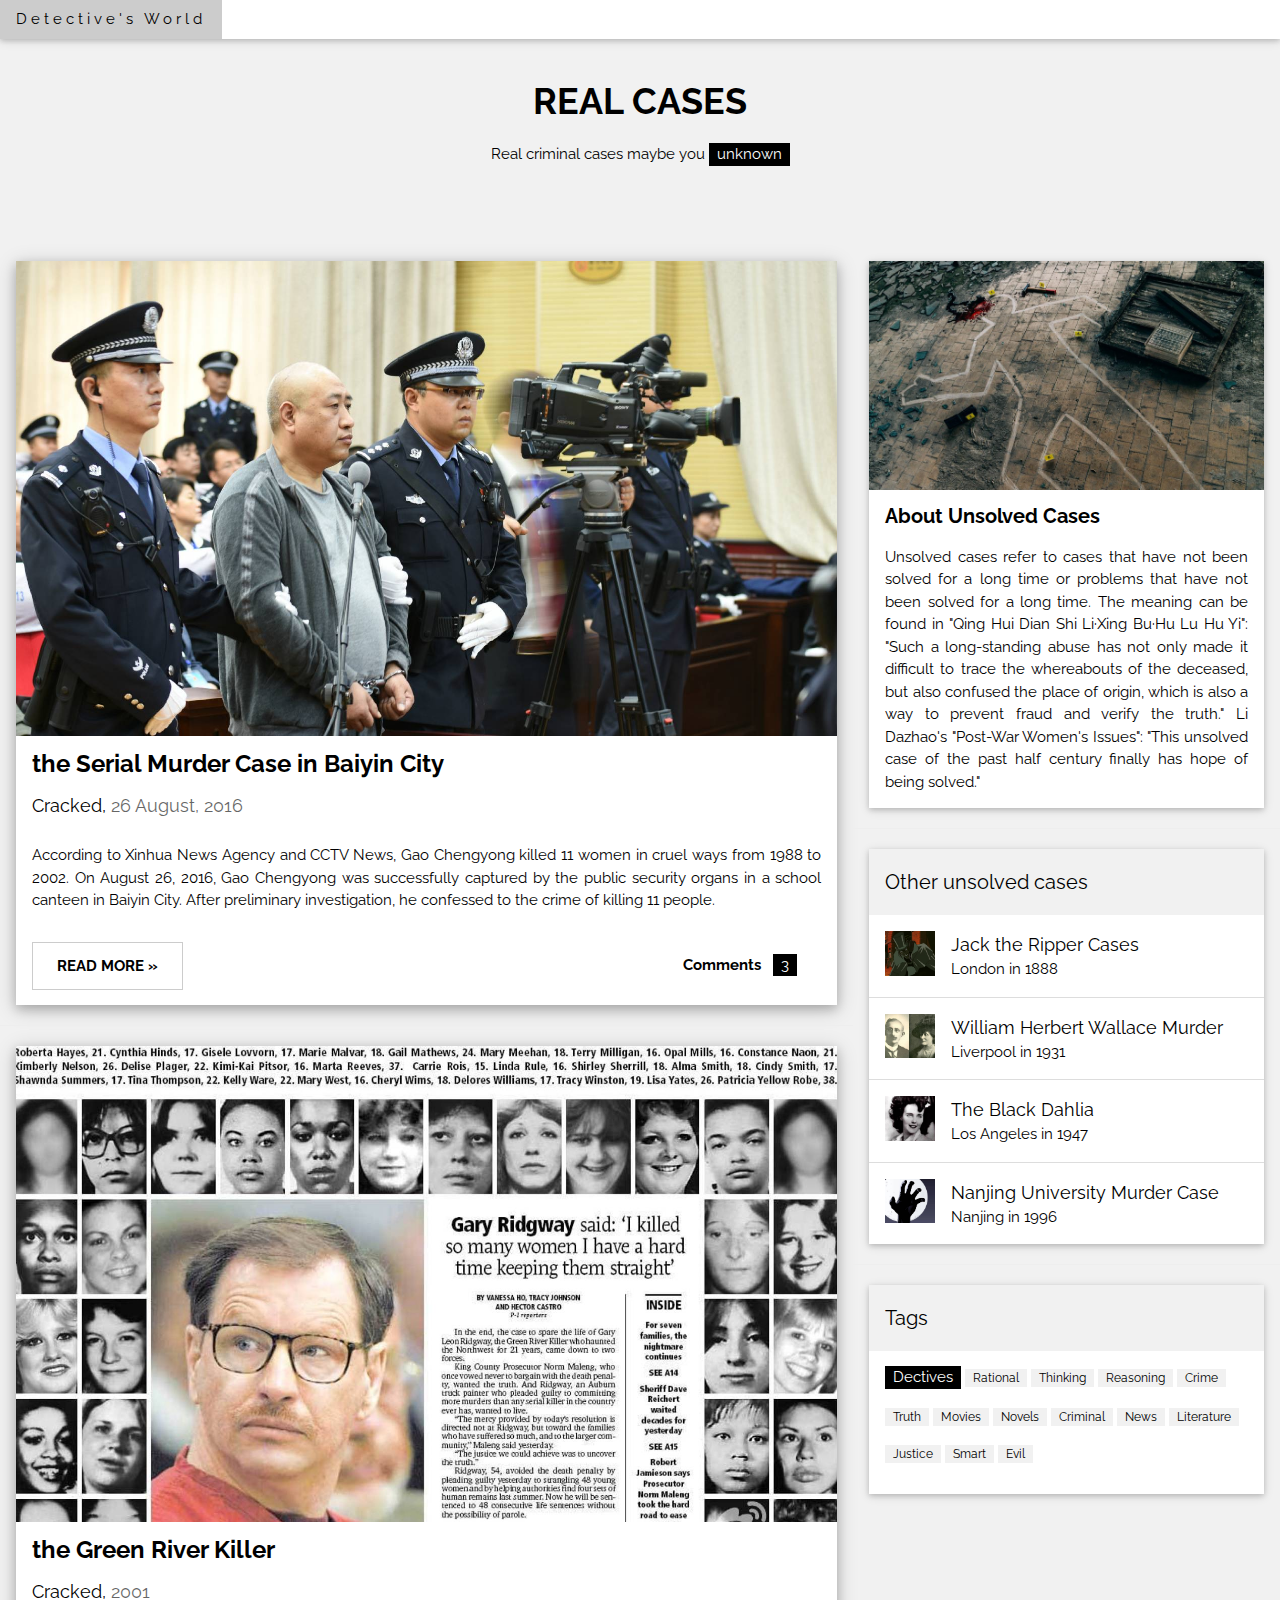
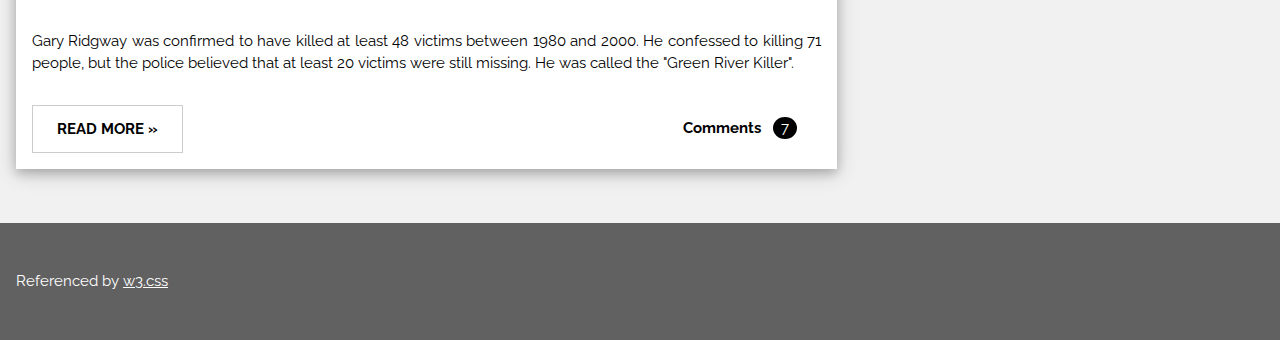
<file: Real cases.html>
<!DOCTYPE html>
<html>
<head>
<title>Detective World 3</title>
<meta charset="UTF-8">
<meta name="viewport" content="width=device-width, initial-scale=1">
<link rel="stylesheet" href="https://www.w3schools.com/w3css/4/w3.css">
<link rel="stylesheet" href="https://fonts.googleapis.com/css?family=Raleway">
<style>
body,h1,h2,h3,h4,h5 {font-family: "Raleway", sans-serif}
</style>
</head>
<body class="w3-light-grey">

<!-- Navbar (sit on top) -->
<div class="w3-top">
  <div class="w3-bar w3-white w3-card" id="myNavbar">
    <a href="index.html" class="w3-bar-item w3-button w3-wide">Detective's World</a>
  </div>
</div>
<!-- w3-content defines a container for fixed size centered content, 
and is wrapped around the whole page content, except for the footer in this example -->
<div class="w3-content" style="max-width:1400px"></div>

<!-- Header -->
<header class="w3-container w3-center w3-padding-64"> 
  <h1><b>REAL CASES</b></h1>
  <p>Real criminal cases maybe you <span class="w3-tag">unknown</span></p>
</header>

<!-- Grid -->
<div class="w3-row">

<!-- Blog entries -->
<div class="w3-col l8 s12">
  <!-- Blog entry -->
  <div class="w3-card-4 w3-margin w3-white">
    <img src="baiying.jpg" alt="Nature" style="width:100%">
    <div class="w3-container">
      <h3><b>the Serial Murder Case in Baiyin City</b></h3>
      <h5>Cracked, <span class="w3-opacity">26 August, 2016</span></h5>
    </div>

    <div class="w3-container">
      <p style="text-align: justify;">According to Xinhua News Agency and CCTV News, Gao Chengyong killed 11 women in cruel ways from 1988 to 2002. 
        On August 26, 2016, Gao Chengyong was successfully captured by the public security organs in a school canteen in Baiyin City. 
        After preliminary investigation, he confessed to the crime of killing 11 people.</p>
      <div class="w3-row">
        <div class="w3-col m8 s12">
          <a href="read more.html" target="_blank">
            <p><button class="w3-button w3-padding-large w3-white w3-border"><b>READ MORE »</b></button></p>
          </a>
        </div>
        <div class="w3-col m4 w3-hide-small">
          <p><span class="w3-padding-large w3-right"><b>Comments  </b> <span class="w3-tag">3</span></span></p>
        </div>
      </div>
    </div>
  </div>
  <hr>

  <!-- Blog entry -->
  <div class="w3-card-4 w3-margin w3-white">
  <img src="killer.jpg" alt="Norway" style="width:100%">
    <div class="w3-container">
      <h3><b>the Green River Killer</b></h3>
      <h5>Cracked, <span class="w3-opacity">2001</span></h5>
    </div>

    <div class="w3-container">
      <p style="text-align: justify;">Gary Ridgway was confirmed to have killed at least 48 victims between 1980 and 2000. He confessed to killing 71 people, 
        but the police believed that at least 20 victims were still missing. He was called the "Green River Killer".</p>
      <div class="w3-row">
        <div class="w3-col m8 s12">
          <a href="read more2.html" target="_blank">
            <p><button class="w3-button w3-padding-large w3-white w3-border"><b>READ MORE »</b></button></p>
          </a>
        </div>
        <div class="w3-col m4 w3-hide-small">
          <p><span class="w3-padding-large w3-right"><b>Comments  </b> <span class="w3-badge">7</span></span></p>
        </div>
      </div>
    </div>
  </div>
<!-- END BLOG ENTRIES -->
</div>

<!-- Introduction menu -->
<div class="w3-col l4">
  <!-- About Card -->
  <div class="w3-card w3-margin w3-margin-top">
  <img src="research.png" style="width:100%">
    <div class="w3-container w3-white"style="text-align: justify;">
      <h4><b>About Unsolved Cases</b></h4>
      <p>Unsolved cases refer to cases that have not been solved for a long time or problems that have not been solved for a long time. 
        The meaning can be found in "Qing Hui Dian Shi Li·Xing Bu·Hu Lu Hu Yi": "Such a long-standing abuse has not only made it difficult to 
        trace the whereabouts of the deceased, but also confused the place of origin, which is also a way to prevent fraud and verify the 
        truth." Li Dazhao's "Post-War Women's Issues": "This unsolved case of the past half century finally has hope of being solved." </p>
    </div>
  </div><hr>
  
  <!-- Posts -->
  <div class="w3-card w3-margin">
    <div class="w3-container w3-padding">
      <h4>Other unsolved cases</h4>
    </div>
    <ul class="w3-ul w3-hoverable w3-white">
      <li class="w3-padding-16">
        <img src="jack.jpg" alt="Image" class="w3-left w3-margin-right" style="width:50px">
        <span class="w3-large w3-bold">Jack the Ripper Cases</span>
        <br><span>London in 1888</span>
      </li>
      <li class="w3-padding-16">
        <img src="wlc.jpg" alt="Image" class="w3-left w3-margin-right" style="width:50px">
        <span class="w3-large w3-bold">William Herbert Wallace Murder</span>
        <br><span>Liverpool in 1931</span>
      </li> 
      <li class="w3-padding-16">
        <img src="dalihua.jpg" alt="Image" class="w3-left w3-margin-right" style="width:50px">
        <span class="w3-large w3-bold">The Black Dahlia</span>
        <br><span>Los Angeles in 1947</span>
      </li>   
      <li class="w3-padding-16 w3-hide-medium w3-hide-small">
        <img src="nanjing u.jpg" alt="Image" class="w3-left w3-margin-right" style="width:50px">
        <span class="w3-large w3-bold">Nanjing University Murder Case</span>
        <br><span>Nanjing in 1996</span>
      </li>  
    </ul>
  </div>
  <hr> 
 
  <!-- Labels / tags -->
  <div class="w3-card w3-margin">
    <div class="w3-container w3-padding">
      <h4>Tags</h4>
    </div>
    <div class="w3-container w3-white">
    <p><span class="w3-tag w3-black w3-margin-bottom">Dectives</span> <span class="w3-tag w3-light-grey w3-small w3-margin-bottom">Rational</span> <span class="w3-tag w3-light-grey w3-small w3-margin-bottom">Thinking</span>
      <span class="w3-tag w3-light-grey w3-small w3-margin-bottom">Reasoning</span> <span class="w3-tag w3-light-grey w3-small w3-margin-bottom">Crime</span> <span class="w3-tag w3-light-grey w3-small w3-margin-bottom">Truth</span>
      <span class="w3-tag w3-light-grey w3-small w3-margin-bottom">Movies</span> <span class="w3-tag w3-light-grey w3-small w3-margin-bottom">Novels</span> <span class="w3-tag w3-light-grey w3-small w3-margin-bottom">Criminal</span>
      <span class="w3-tag w3-light-grey w3-small w3-margin-bottom">News</span> <span class="w3-tag w3-light-grey w3-small w3-margin-bottom">Literature</span> <span class="w3-tag w3-light-grey w3-small w3-margin-bottom">Justice</span>
      <span class="w3-tag w3-light-grey w3-small w3-margin-bottom">Smart</span> <span class="w3-tag w3-light-grey w3-small w3-margin-bottom">Evil</span>
    </p>
    </div>
  </div>
  
<!-- END Introduction Menu -->
</div>

<!-- END GRID -->
</div><br>

<!-- END w3-content -->
</div>

<!-- Footer -->
<footer class="w3-container w3-dark-grey w3-padding-32 w3-margin-top">
  <p>Referenced by <a href="https://www.w3schools.com/w3css/default.asp" target="_blank">w3.css</a></p>
</footer>

</body>
</html>
</file>
